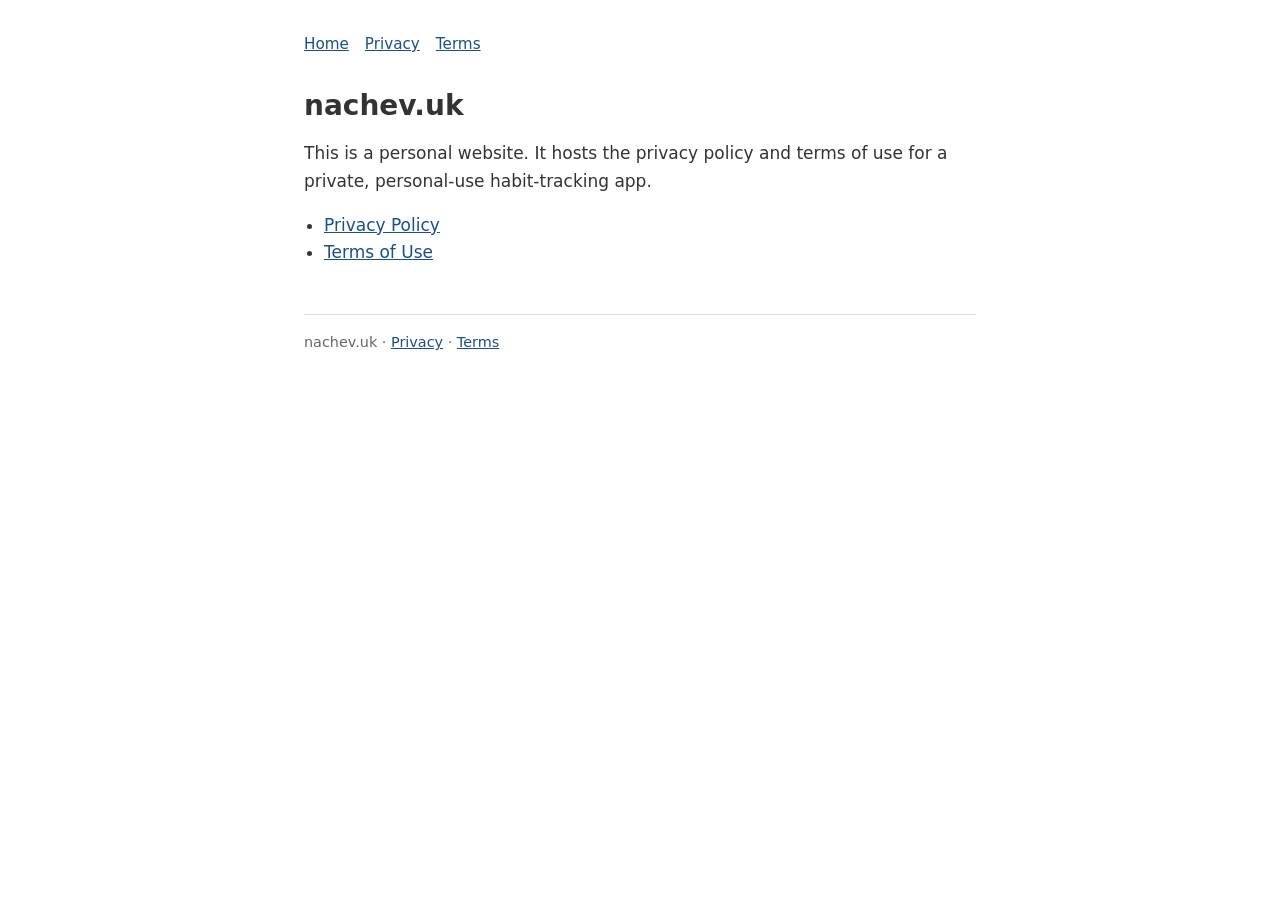
<file: index.html>
<!DOCTYPE html>
<html lang="en-GB">
<head>
<meta charset="utf-8">
<meta name="viewport" content="width=device-width, initial-scale=1">
<title>nachev.uk</title>
<meta name="description" content="Personal website.">
<link rel="icon" href="data:,">
<link rel="stylesheet" href="/style.css">
</head>
<body>
<nav><a href="/">Home</a><a href="/privacy/">Privacy</a><a href="/terms/">Terms</a></nav>
<main>
<h1>nachev.uk</h1>
<p>This is a personal website. It hosts the privacy policy and terms of use for a private, personal-use habit-tracking app.</p>
<ul>
<li><a href="/privacy/">Privacy Policy</a></li>
<li><a href="/terms/">Terms of Use</a></li>
</ul>
</main>
<footer>nachev.uk &middot; <a href="/privacy/">Privacy</a> &middot; <a href="/terms/">Terms</a></footer>
</body>
</html>
</file>
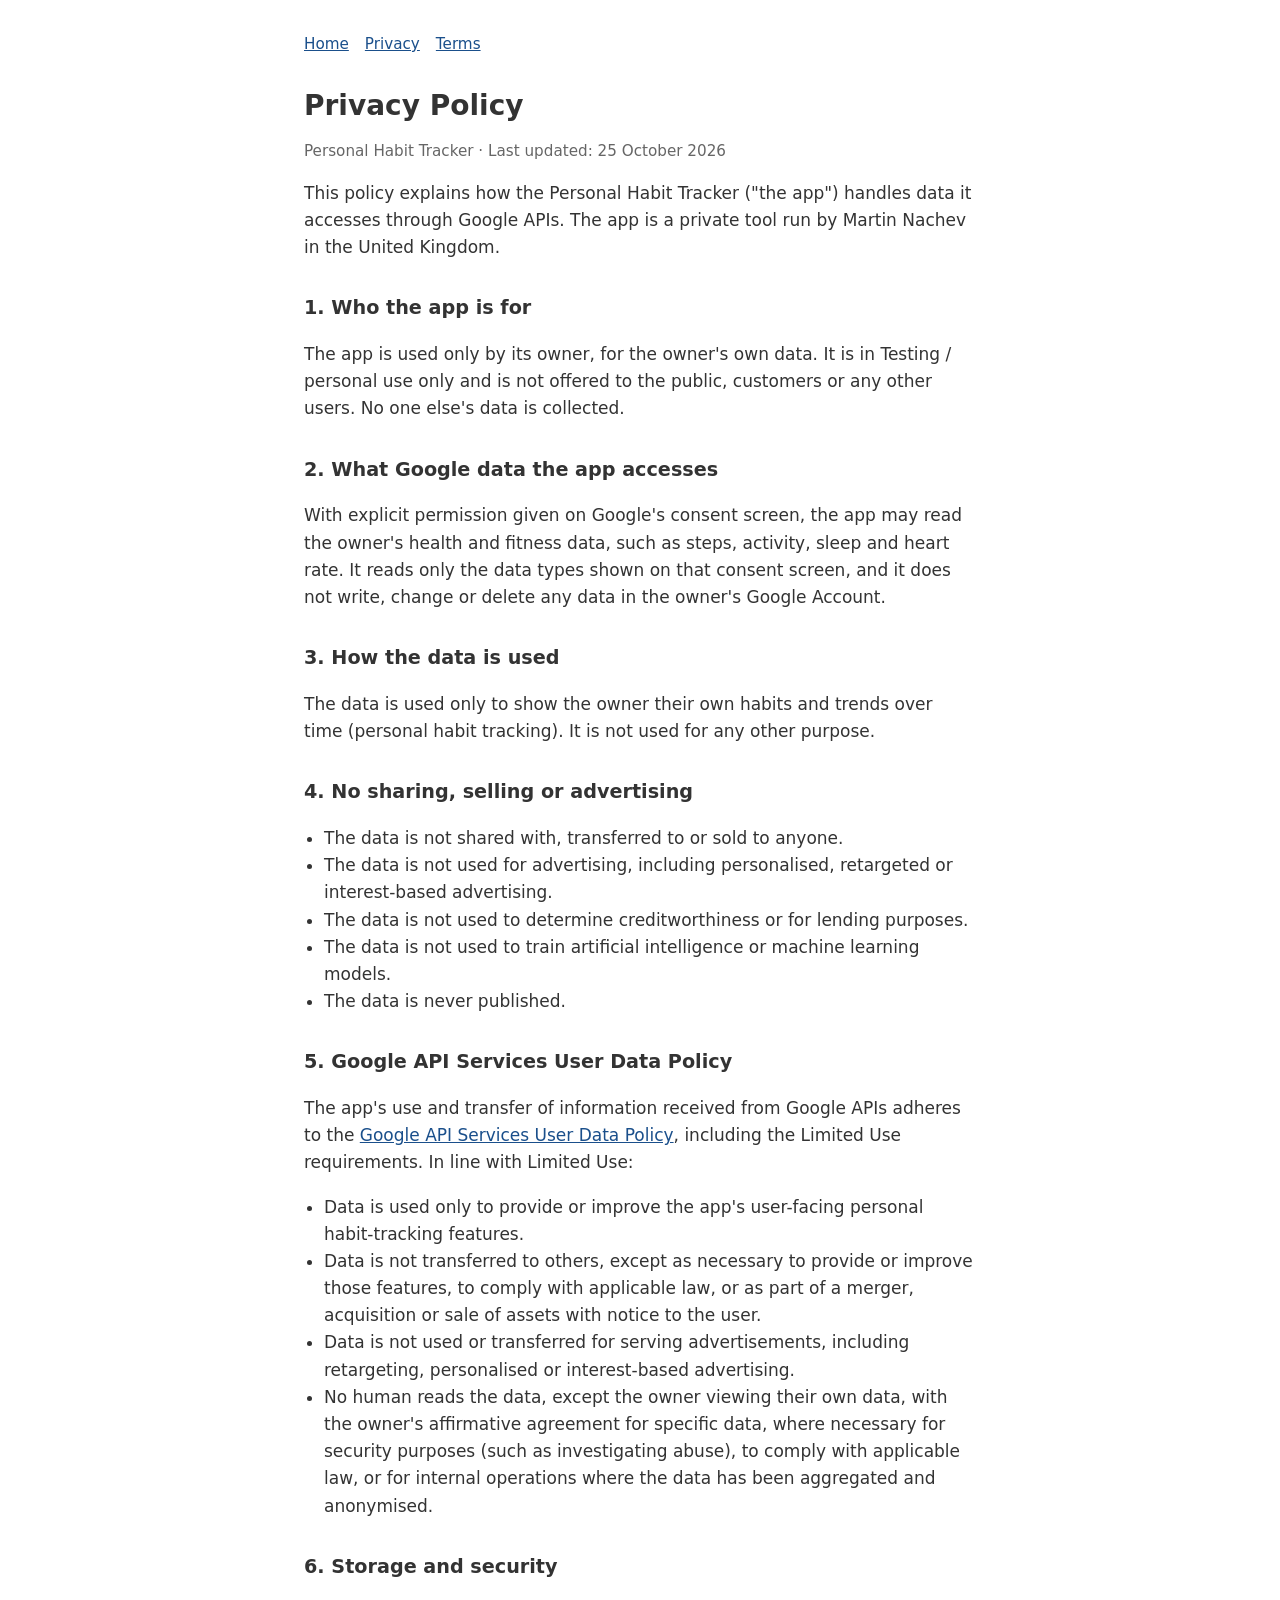
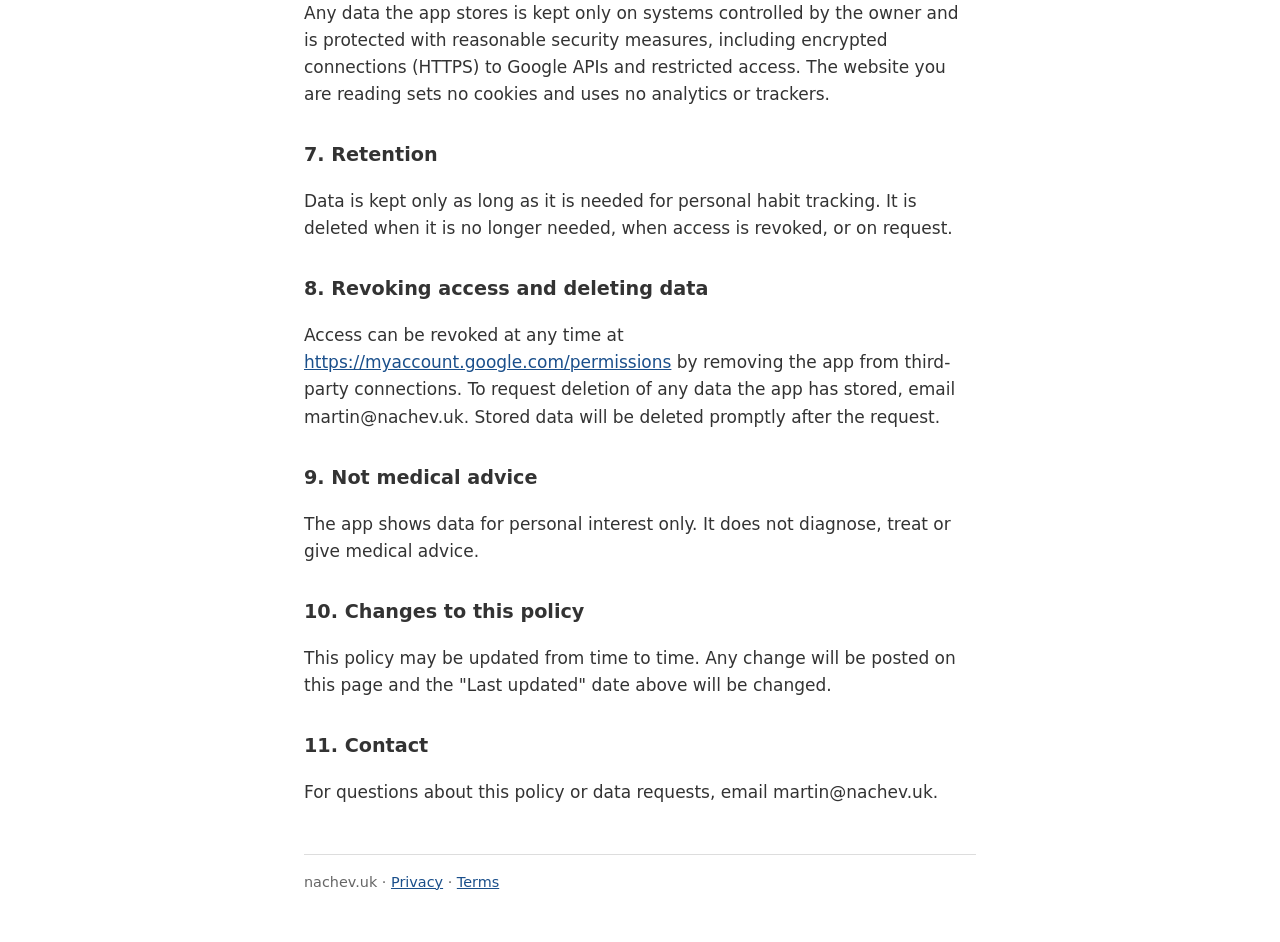
<file: privacy/index.html>
<!DOCTYPE html>
<html lang="en-GB">
<head>
<meta charset="utf-8">
<meta name="viewport" content="width=device-width, initial-scale=1">
<title>Privacy Policy – nachev.uk</title>
<meta name="description" content="Privacy policy for a personal-use health and habit-tracking app.">
<link rel="icon" href="data:,">
<link rel="stylesheet" href="/style.css">
</head>
<body>
<nav><a href="/">Home</a><a href="/privacy/">Privacy</a><a href="/terms/">Terms</a></nav>
<main>
<h1>Privacy Policy</h1>
<p class="meta">Personal Habit Tracker &middot; Last updated: 25 October 2026</p>

<p>This policy explains how the Personal Habit Tracker ("the app") handles data it accesses through Google APIs. The app is a private tool run by Martin Nachev in the United Kingdom.</p>

<h2>1. Who the app is for</h2>
<p>The app is used only by its owner, for the owner's own data. It is in Testing / personal use only and is not offered to the public, customers or any other users. No one else's data is collected.</p>

<h2>2. What Google data the app accesses</h2>
<p>With explicit permission given on Google's consent screen, the app may read the owner's health and fitness data, such as steps, activity, sleep and heart rate. It reads only the data types shown on that consent screen, and it does not write, change or delete any data in the owner's Google Account.</p>

<h2>3. How the data is used</h2>
<p>The data is used only to show the owner their own habits and trends over time (personal habit tracking). It is not used for any other purpose.</p>

<h2>4. No sharing, selling or advertising</h2>
<ul>
<li>The data is not shared with, transferred to or sold to anyone.</li>
<li>The data is not used for advertising, including personalised, retargeted or interest-based advertising.</li>
<li>The data is not used to determine creditworthiness or for lending purposes.</li>
<li>The data is not used to train artificial intelligence or machine learning models.</li>
<li>The data is never published.</li>
</ul>

<h2>5. Google API Services User Data Policy</h2>
<p>The app's use and transfer of information received from Google APIs adheres to the <a href="https://developers.google.com/terms/api-services-user-data-policy">Google API Services User Data Policy</a>, including the Limited Use requirements. In line with Limited Use:</p>
<ul>
<li>Data is used only to provide or improve the app's user-facing personal habit-tracking features.</li>
<li>Data is not transferred to others, except as necessary to provide or improve those features, to comply with applicable law, or as part of a merger, acquisition or sale of assets with notice to the user.</li>
<li>Data is not used or transferred for serving advertisements, including retargeting, personalised or interest-based advertising.</li>
<li>No human reads the data, except the owner viewing their own data, with the owner's affirmative agreement for specific data, where necessary for security purposes (such as investigating abuse), to comply with applicable law, or for internal operations where the data has been aggregated and anonymised.</li>
</ul>

<h2>6. Storage and security</h2>
<p>Any data the app stores is kept only on systems controlled by the owner and is protected with reasonable security measures, including encrypted connections (HTTPS) to Google APIs and restricted access. The website you are reading sets no cookies and uses no analytics or trackers.</p>

<h2>7. Retention</h2>
<p>Data is kept only as long as it is needed for personal habit tracking. It is deleted when it is no longer needed, when access is revoked, or on request.</p>

<h2>8. Revoking access and deleting data</h2>
<p>Access can be revoked at any time at <a href="https://myaccount.google.com/permissions">https://myaccount.google.com/permissions</a> by removing the app from third-party connections. To request deletion of any data the app has stored, email martin@nachev.uk. Stored data will be deleted promptly after the request.</p>

<h2>9. Not medical advice</h2>
<p>The app shows data for personal interest only. It does not diagnose, treat or give medical advice.</p>

<h2>10. Changes to this policy</h2>
<p>This policy may be updated from time to time. Any change will be posted on this page and the "Last updated" date above will be changed.</p>

<h2>11. Contact</h2>
<p>For questions about this policy or data requests, email martin@nachev.uk.</p>
</main>
<footer>nachev.uk &middot; <a href="/privacy/">Privacy</a> &middot; <a href="/terms/">Terms</a></footer>
</body>
</html>
</file>
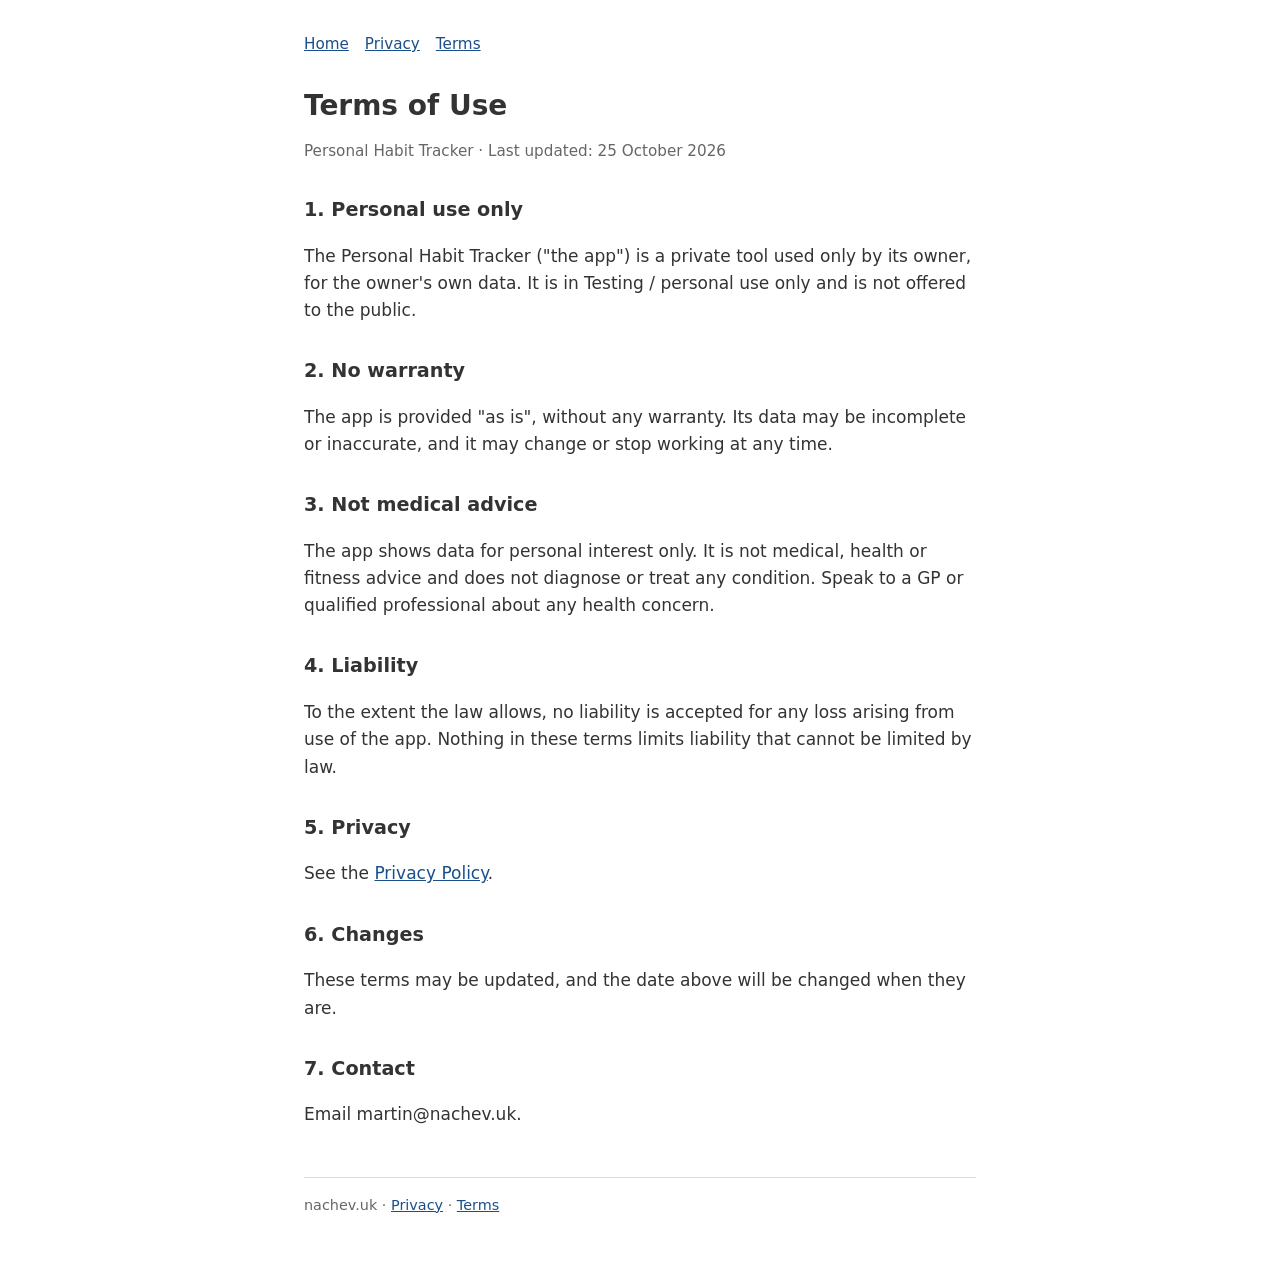
<file: terms/index.html>
<!DOCTYPE html>
<html lang="en-GB">
<head>
<meta charset="utf-8">
<meta name="viewport" content="width=device-width, initial-scale=1">
<title>Terms of Use – nachev.uk</title>
<meta name="description" content="Terms of use for a personal-use habit-tracking app.">
<link rel="icon" href="data:,">
<link rel="stylesheet" href="/style.css">
</head>
<body>
<nav><a href="/">Home</a><a href="/privacy/">Privacy</a><a href="/terms/">Terms</a></nav>
<main>
<h1>Terms of Use</h1>
<p class="meta">Personal Habit Tracker &middot; Last updated: 25 October 2026</p>

<h2>1. Personal use only</h2>
<p>The Personal Habit Tracker ("the app") is a private tool used only by its owner, for the owner's own data. It is in Testing / personal use only and is not offered to the public.</p>

<h2>2. No warranty</h2>
<p>The app is provided "as is", without any warranty. Its data may be incomplete or inaccurate, and it may change or stop working at any time.</p>

<h2>3. Not medical advice</h2>
<p>The app shows data for personal interest only. It is not medical, health or fitness advice and does not diagnose or treat any condition. Speak to a GP or qualified professional about any health concern.</p>

<h2>4. Liability</h2>
<p>To the extent the law allows, no liability is accepted for any loss arising from use of the app. Nothing in these terms limits liability that cannot be limited by law.</p>

<h2>5. Privacy</h2>
<p>See the <a href="/privacy/">Privacy Policy</a>.</p>

<h2>6. Changes</h2>
<p>These terms may be updated, and the date above will be changed when they are.</p>

<h2>7. Contact</h2>
<p>Email martin@nachev.uk.</p>
</main>
<footer>nachev.uk &middot; <a href="/privacy/">Privacy</a> &middot; <a href="/terms/">Terms</a></footer>
</body>
</html>
</file>
<file: style.css>
html{background:#fff}
body{margin:0 auto;max-width:42rem;padding:2rem 1.25rem 3rem;font-family:system-ui,-apple-system,"Segoe UI",Roboto,Helvetica,Arial,sans-serif;font-size:1.0625rem;line-height:1.6;color:#333;background:#fff}
h1{font-size:1.75rem;line-height:1.25;margin:0 0 .5rem}
h2{font-size:1.2rem;margin:2rem 0 .5rem}
a{color:#1a4f8b}
a:hover,a:focus{color:#0d2f57}
nav{margin-bottom:2rem;font-size:.95rem}
nav a{margin-right:1rem}
.meta{color:#666;font-size:.95rem}
footer{margin-top:3rem;padding-top:1rem;border-top:1px solid #ddd;color:#666;font-size:.9rem}
ul{padding-left:1.25rem}
</file>
